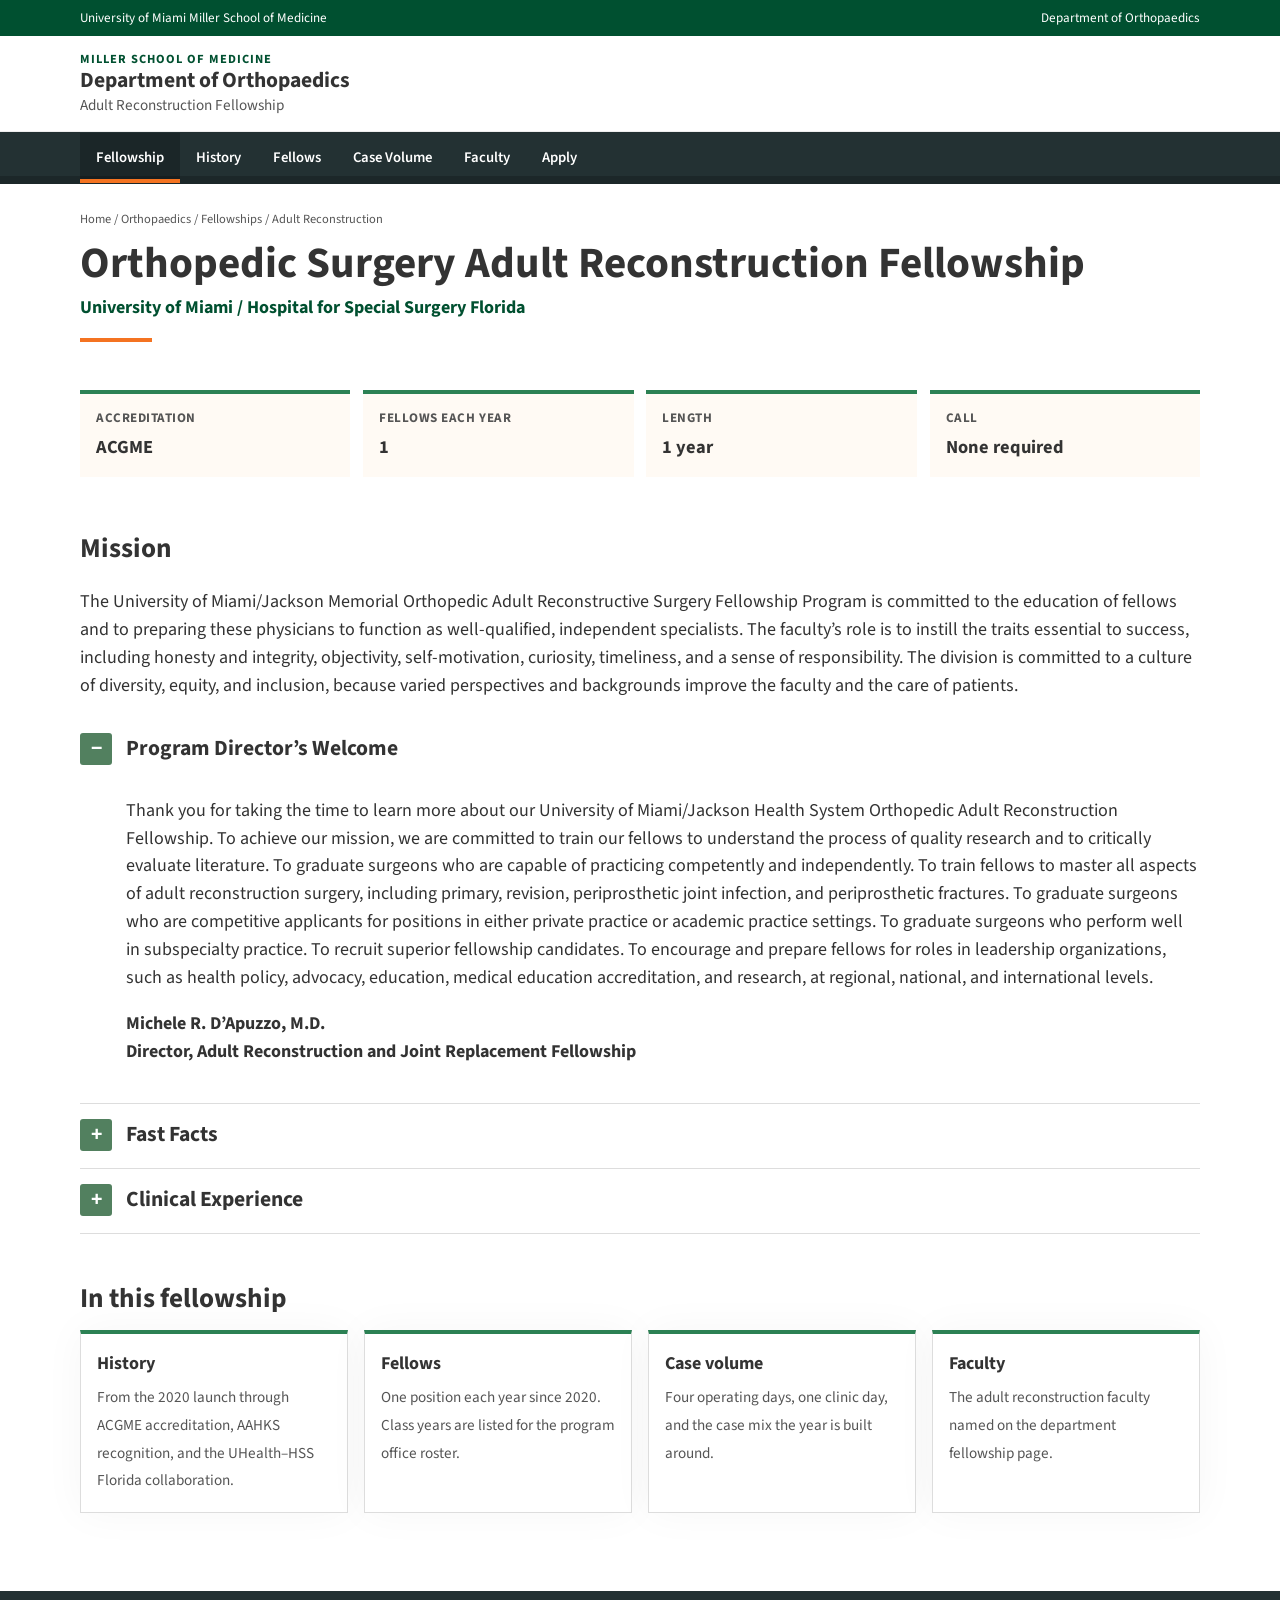
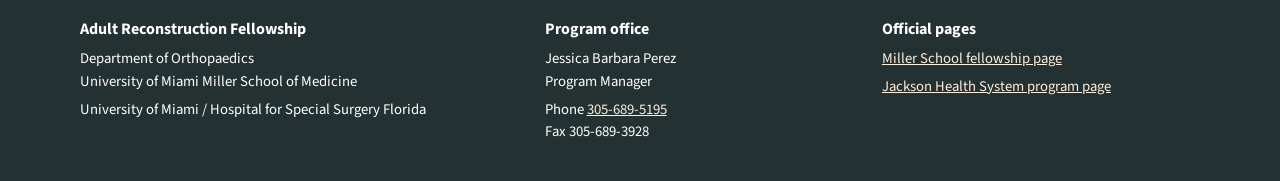
<file: index.html>
<!DOCTYPE html>
<html lang="en">
<head>
  <meta charset="utf-8">
  <meta name="viewport" content="width=device-width, initial-scale=1">
  <title>Adult Reconstruction Fellowship | Department of Orthopaedics</title>
  <meta name="description" content="University of Miami / Hospital for Special Surgery Florida Adult Reconstruction Fellowship. One-year ACGME-accredited training in hip and knee reconstruction.">
  <link rel="preconnect" href="https://fonts.googleapis.com">
  <link rel="preconnect" href="https://fonts.gstatic.com" crossorigin>
  <link href="https://fonts.googleapis.com/css2?family=Source+Sans+3:ital,wght@0,400;0,600;0,700;1,400&display=swap" rel="stylesheet">
  <link rel="stylesheet" href="css/site.css">
  <link rel="icon" href="favicon.svg" type="image/svg+xml">
</head>
<body>
  <a class="skip" href="#main">Skip to content</a>
  <div class="utility">
    <div class="wrap utility-inner">
      <span>University of Miami Miller School of Medicine</span>
      <a href="https://med.miami.edu/departments/ortho">Department of Orthopaedics</a>
    </div>
  </div>
  <header class="mast">
    <div class="wrap mast-inner">
      <a class="brand" href="index.html">
        <span class="brand-school">Miller School of Medicine</span>
        <span class="brand-dept">Department of Orthopaedics</span>
        <span class="brand-sub">Adult Reconstruction Fellowship</span>
      </a>
      <button class="nav-toggle" type="button" aria-expanded="false" aria-controls="site-nav">Menu</button>
    </div>
  </header>
  <nav class="nav" id="site-nav" aria-label="Fellowship">
    <div class="wrap nav-inner">
      <a href="index.html" aria-current="page">Fellowship</a>
      <a href="history.html">History</a>
      <a href="fellows.html">Fellows</a>
      <a href="volume.html">Case Volume</a>
      <a href="faculty.html">Faculty</a>
      <a href="apply.html">Apply</a>
    </div>
  </nav>
  <main id="main">
    <div class="wrap page-head">
      <p class="crumbs"><a href="https://med.miami.edu/">Home</a> / <a href="https://med.miami.edu/departments/ortho">Orthopaedics</a> / <a href="https://med.miami.edu/departments/ortho/education/fellowships">Fellowships</a> / Adult Reconstruction</p>
      <h1>Orthopedic Surgery Adult Reconstruction Fellowship</h1>
      <p class="kicker">University of Miami / Hospital for Special Surgery Florida</p>
      <hr class="rule">
    </div>
    <section class="section">
      <div class="wrap">
        <div class="facts">
          <div class="fact"><span>Accreditation</span><strong>ACGME</strong></div>
          <div class="fact"><span>Fellows each year</span><strong>1</strong></div>
          <div class="fact"><span>Length</span><strong>1 year</strong></div>
          <div class="fact"><span>Call</span><strong>None required</strong></div>
        </div>
      </div>
    </section>
    <section class="section">
      <div class="wrap">
        <h2>Mission</h2>
        <p>The University of Miami/Jackson Memorial Orthopedic Adult Reconstructive Surgery Fellowship Program is committed to the education of fellows and to preparing these physicians to function as well-qualified, independent specialists. The faculty’s role is to instill the traits essential to success, including honesty and integrity, objectivity, self-motivation, curiosity, timeliness, and a sense of responsibility. The division is committed to a culture of diversity, equity, and inclusion, because varied perspectives and backgrounds improve the faculty and the care of patients.</p>
        <ul class="accordion">
          <li class="accordion-item">
            <h2>
              <button class="accordion-button" type="button" aria-expanded="true" aria-controls="welcome" id="welcome-button">
                <span class="icon" aria-hidden="true"><span class="plus">+</span><span class="minus">−</span></span>
                Program Director’s Welcome
              </button>
            </h2>
            <div class="panel" id="welcome" role="region" aria-labelledby="welcome-button">
              <p>Thank you for taking the time to learn more about our University of Miami/Jackson Health System Orthopedic Adult Reconstruction Fellowship. To achieve our mission, we are committed to train our fellows to understand the process of quality research and to critically evaluate literature. To graduate surgeons who are capable of practicing competently and independently. To train fellows to master all aspects of adult reconstruction surgery, including primary, revision, periprosthetic joint infection, and periprosthetic fractures. To graduate surgeons who are competitive applicants for positions in either private practice or academic practice settings. To graduate surgeons who perform well in subspecialty practice. To recruit superior fellowship candidates. To encourage and prepare fellows for roles in leadership organizations, such as health policy, advocacy, education, medical education accreditation, and research, at regional, national, and international levels.</p>
              <p class="sign">Michele R. D’Apuzzo, M.D.<br>Director, Adult Reconstruction and Joint Replacement Fellowship</p>
            </div>
          </li>
          <li class="accordion-item">
            <h2>
              <button class="accordion-button" type="button" aria-expanded="false" aria-controls="facts-panel" id="facts-button">
                <span class="icon" aria-hidden="true"><span class="plus">+</span><span class="minus">−</span></span>
                Fast Facts
              </button>
            </h2>
            <div class="panel" id="facts-panel" role="region" aria-labelledby="facts-button" hidden>
              <ul>
                <li>Accreditation: Accreditation Council for Graduate Medical Education. Program 2611126040.</li>
                <li>Recognition: American Association of Hip and Knee Surgeons, approved June 25, 2024, and listed among AAHKS-recognized programs as of January 12, 2026.</li>
                <li>Number of fellows per year: 1.</li>
                <li>Duration: 1 year, devoted to adult reconstruction of the hip and knee.</li>
                <li>Call: none required.</li>
                <li>Applications: <a href="https://www.sfmatch.org/">SF Match</a>. Interviews are conducted between November and January.</li>
              </ul>
            </div>
          </li>
          <li class="accordion-item">
            <h2>
              <button class="accordion-button" type="button" aria-expanded="false" aria-controls="clinical" id="clinical-button">
                <span class="icon" aria-hidden="true"><span class="plus">+</span><span class="minus">−</span></span>
                Clinical Experience
              </button>
            </h2>
            <div class="panel" id="clinical" role="region" aria-labelledby="clinical-button" hidden>
              <h3>Year 1</h3>
              <p>The fellowship is a one-year clinical training program. The year is dedicated to adult reconstruction surgery of the hip and knee. Published rotations are at University of Miami Hospital and Jackson Memorial Hospital. The division operates five days a week. Cases include primary and revision arthroplasty and the pathologies seen in a referral practice: arthritis, avascular necrosis, dysplasia, infection, and periprosthetic fracture. Fellows typically operate four days a week and spend one day in clinic.</p>
              <p>The fellow teaches residents in clinic and in the operating room. Orthopaedic surgery residents rotate on the adult reconstruction service as a PGY-2, PGY-4, and PGY-5. Medical students rotate on the service as well.</p>
              <p>Department faculty also practice in the UHealth–Hospital for Special Surgery musculoskeletal program at UHealth SoLé Mia in North Miami. That collaboration is described on the <a href="history.html">history</a> page. The Miller School and Jackson Health System pages list University of Miami Hospital and Jackson Memorial Hospital as the fellowship rotations.</p>
            </div>
          </li>
        </ul>
      </div>
    </section>
    <section class="section">
      <div class="wrap">
        <h2>In this fellowship</h2>
        <div class="cards">
          <a class="card" href="history.html"><strong>History</strong><span>From the 2020 launch through ACGME accreditation, AAHKS recognition, and the UHealth–HSS Florida collaboration.</span></a>
          <a class="card" href="fellows.html"><strong>Fellows</strong><span>One position each year since 2020. Class years are listed for the program office roster.</span></a>
          <a class="card" href="volume.html"><strong>Case volume</strong><span>Four operating days, one clinic day, and the case mix the year is built around.</span></a>
          <a class="card" href="faculty.html"><strong>Faculty</strong><span>The adult reconstruction faculty named on the department fellowship page.</span></a>
        </div>
      </div>
    </section>
  </main>
  <footer class="site-footer">
    <div class="wrap footer-grid">
      <div>
        <h2>Adult Reconstruction Fellowship</h2>
        <p>Department of Orthopaedics<br>University of Miami Miller School of Medicine</p>
        <p>University of Miami / Hospital for Special Surgery Florida</p>
      </div>
      <div>
        <h2>Program office</h2>
        <p>Jessica Barbara Perez<br>Program Manager</p>
        <p>Phone <a href="tel:3056895195">305-689-5195</a><br>Fax 305-689-3928</p>
      </div>
      <div>
        <h2>Official pages</h2>
        <p><a href="https://med.miami.edu/departments/ortho/education/fellowships/orthopedic-surgery-adult-reconstruction-fellowship">Miller School fellowship page</a></p>
        <p><a href="https://graduate.jacksonhealth.org/program/orthopedic-surgery-adult-reconstruction-fellowship/">Jackson Health System program page</a></p>
      </div>
    </div>
  </footer>
  <script src="js/site.js"></script>
</body>
</html>
</file>
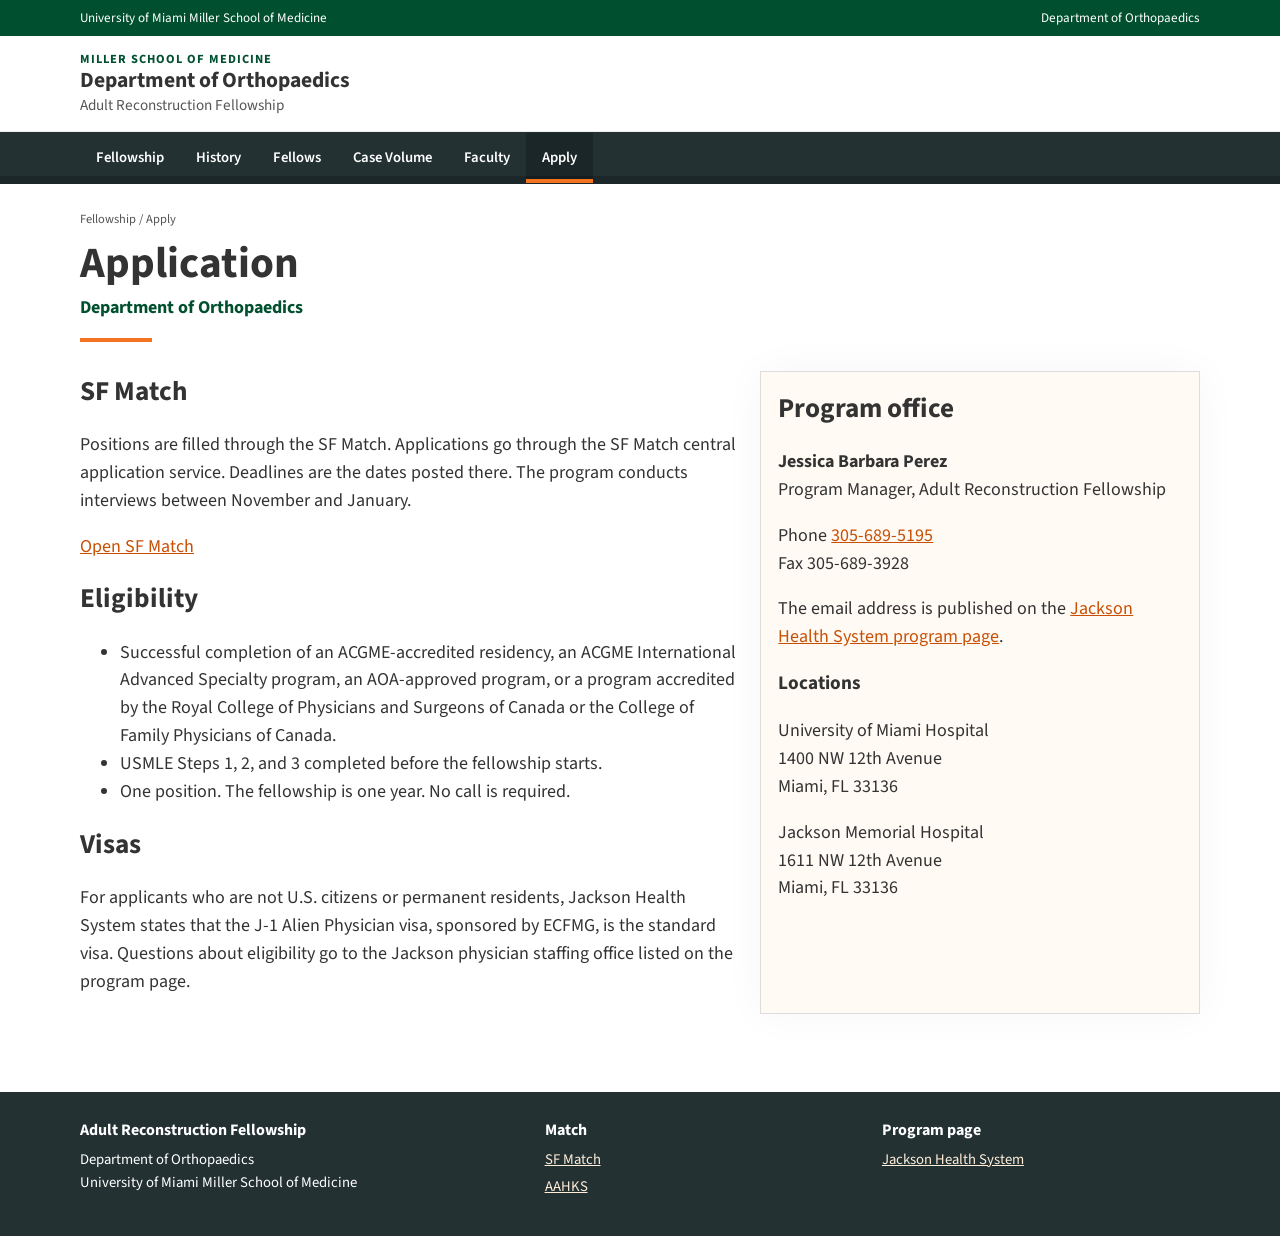
<file: apply.html>
<!DOCTYPE html>
<html lang="en">
<head>
  <meta charset="utf-8">
  <meta name="viewport" content="width=device-width, initial-scale=1">
  <title>Apply | Adult Reconstruction Fellowship</title>
  <meta name="description" content="How to apply to the University of Miami Adult Reconstruction Fellowship through SF Match.">
  <link rel="preconnect" href="https://fonts.googleapis.com">
  <link rel="preconnect" href="https://fonts.gstatic.com" crossorigin>
  <link href="https://fonts.googleapis.com/css2?family=Source+Sans+3:ital,wght@0,400;0,600;0,700;1,400&display=swap" rel="stylesheet">
  <link rel="stylesheet" href="css/site.css">
  <link rel="icon" href="favicon.svg" type="image/svg+xml">
</head>
<body>
  <a class="skip" href="#main">Skip to content</a>
  <div class="utility">
    <div class="wrap utility-inner">
      <span>University of Miami Miller School of Medicine</span>
      <a href="https://med.miami.edu/departments/ortho">Department of Orthopaedics</a>
    </div>
  </div>
  <header class="mast">
    <div class="wrap mast-inner">
      <a class="brand" href="index.html">
        <span class="brand-school">Miller School of Medicine</span>
        <span class="brand-dept">Department of Orthopaedics</span>
        <span class="brand-sub">Adult Reconstruction Fellowship</span>
      </a>
      <button class="nav-toggle" type="button" aria-expanded="false" aria-controls="site-nav">Menu</button>
    </div>
  </header>
  <nav class="nav" id="site-nav" aria-label="Fellowship">
    <div class="wrap nav-inner">
      <a href="index.html">Fellowship</a>
      <a href="history.html">History</a>
      <a href="fellows.html">Fellows</a>
      <a href="volume.html">Case Volume</a>
      <a href="faculty.html">Faculty</a>
      <a href="apply.html" aria-current="page">Apply</a>
    </div>
  </nav>
  <main id="main">
    <div class="wrap page-head">
      <p class="crumbs"><a href="index.html">Fellowship</a> / Apply</p>
      <h1>Application</h1>
      <p class="kicker">Department of Orthopaedics</p>
      <hr class="rule">
    </div>
    <section class="section">
      <div class="wrap split">
        <div>
          <h2>SF Match</h2>
          <p>Positions are filled through the SF Match. Applications go through the SF Match central application service. Deadlines are the dates posted there. The program conducts interviews between November and January.</p>
          <p><a href="https://www.sfmatch.org/">Open SF Match</a></p>
          <h2>Eligibility</h2>
          <ul>
            <li>Successful completion of an ACGME-accredited residency, an ACGME International Advanced Specialty program, an AOA-approved program, or a program accredited by the Royal College of Physicians and Surgeons of Canada or the College of Family Physicians of Canada.</li>
            <li>USMLE Steps 1, 2, and 3 completed before the fellowship starts.</li>
            <li>One position. The fellowship is one year. No call is required.</li>
          </ul>
          <h2>Visas</h2>
          <p>For applicants who are not U.S. citizens or permanent residents, Jackson Health System states that the J-1 Alien Physician visa, sponsored by ECFMG, is the standard visa. Questions about eligibility go to the Jackson physician staffing office listed on the program page.</p>
        </div>
        <aside class="panel-card">
          <h2>Program office</h2>
          <p><strong>Jessica Barbara Perez</strong><br>Program Manager, Adult Reconstruction Fellowship</p>
          <p>Phone <a href="tel:3056895195">305-689-5195</a><br>Fax 305-689-3928</p>
          <p>The email address is published on the <a href="https://graduate.jacksonhealth.org/program/orthopedic-surgery-adult-reconstruction-fellowship/">Jackson Health System program page</a>.</p>
          <h3>Locations</h3>
          <p>University of Miami Hospital<br>1400 NW 12th Avenue<br>Miami, FL 33136</p>
          <p>Jackson Memorial Hospital<br>1611 NW 12th Avenue<br>Miami, FL 33136</p>
        </aside>
      </div>
    </section>
  </main>
  <footer class="site-footer">
    <div class="wrap footer-grid">
      <div>
        <h2>Adult Reconstruction Fellowship</h2>
        <p>Department of Orthopaedics<br>University of Miami Miller School of Medicine</p>
      </div>
      <div>
        <h2>Match</h2>
        <p><a href="https://www.sfmatch.org/">SF Match</a></p>
        <p><a href="https://www.aahks.org/">AAHKS</a></p>
      </div>
      <div>
        <h2>Program page</h2>
        <p><a href="https://graduate.jacksonhealth.org/program/orthopedic-surgery-adult-reconstruction-fellowship/">Jackson Health System</a></p>
      </div>
    </div>
  </footer>
  <script src="js/site.js"></script>
</body>
</html>
</file>
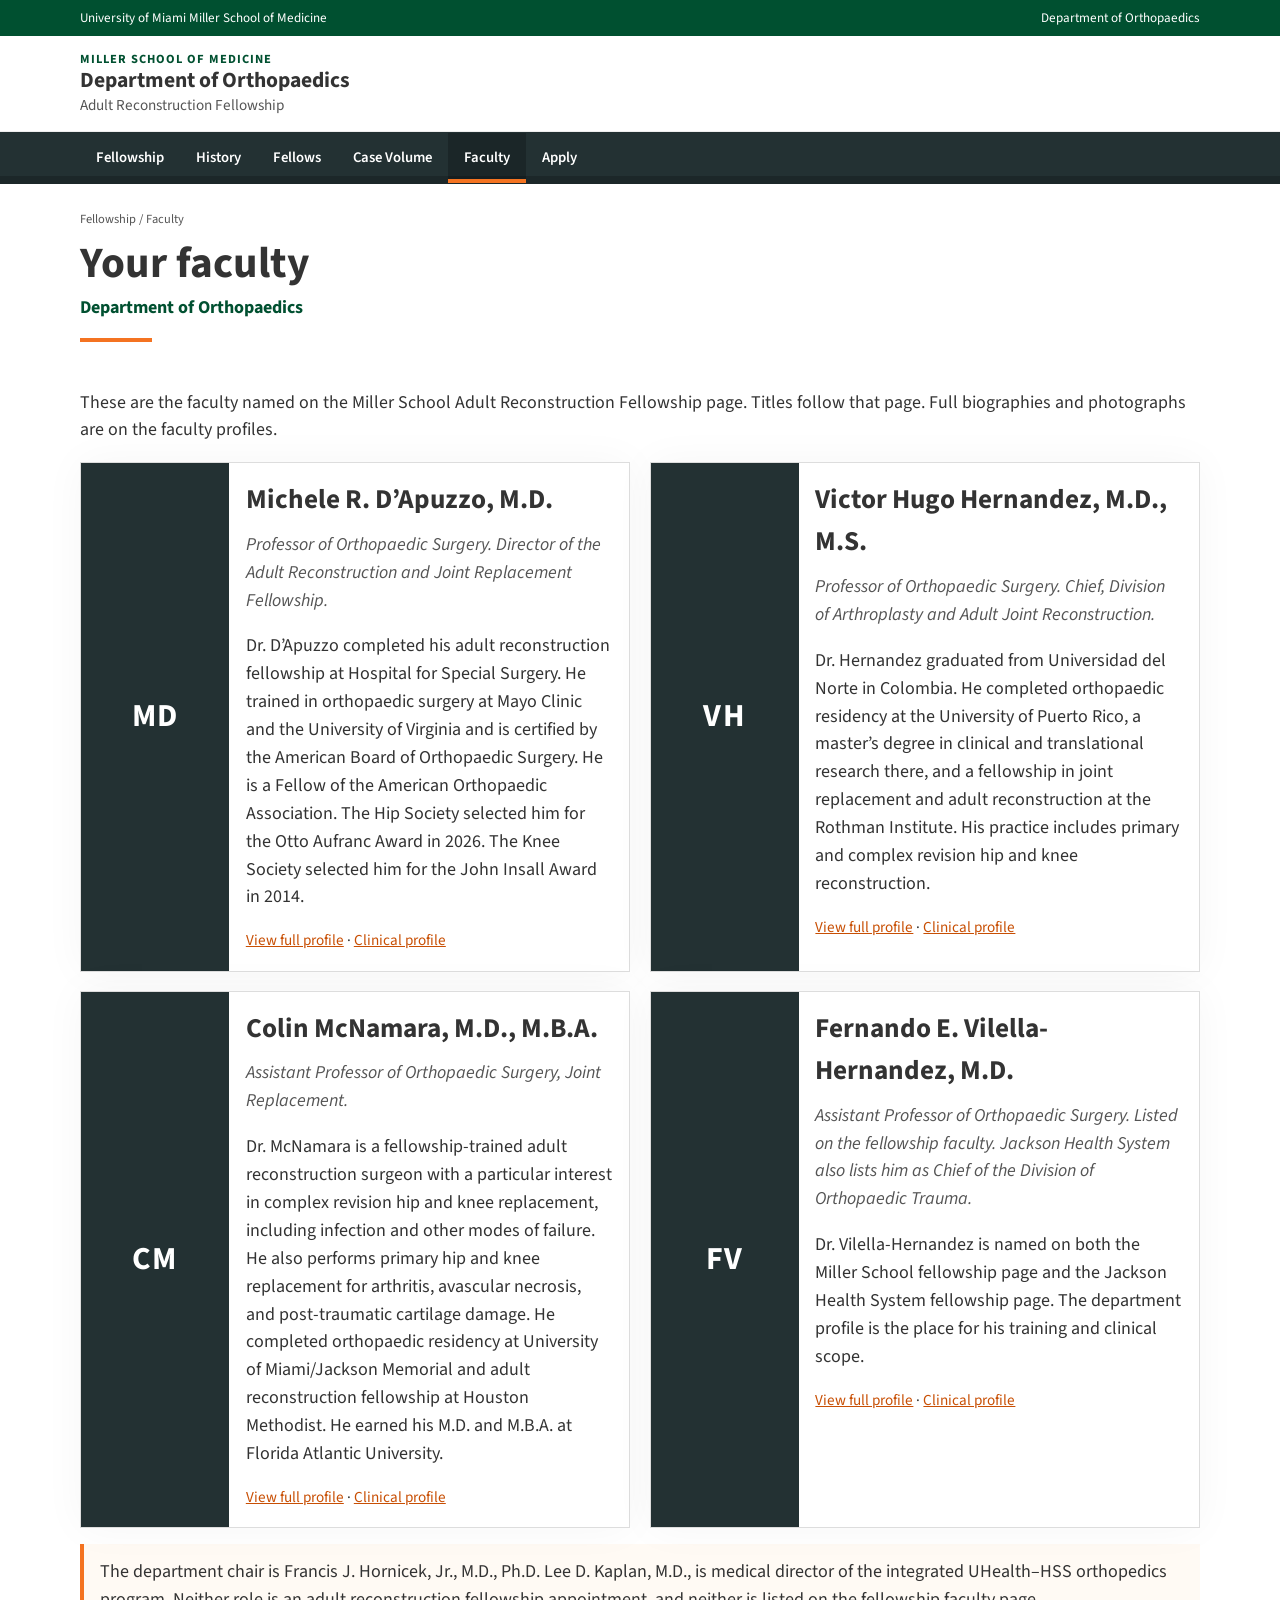
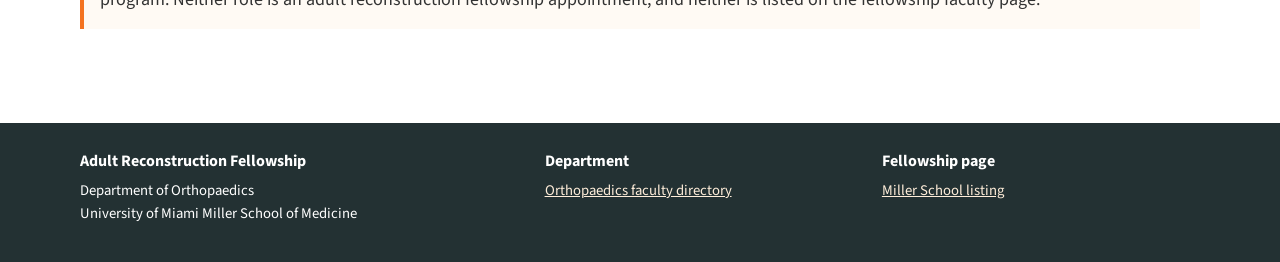
<file: faculty.html>
<!DOCTYPE html>
<html lang="en">
<head>
  <meta charset="utf-8">
  <meta name="viewport" content="width=device-width, initial-scale=1">
  <title>Faculty | Adult Reconstruction Fellowship</title>
  <meta name="description" content="Faculty of the University of Miami Adult Reconstruction Fellowship.">
  <link rel="preconnect" href="https://fonts.googleapis.com">
  <link rel="preconnect" href="https://fonts.gstatic.com" crossorigin>
  <link href="https://fonts.googleapis.com/css2?family=Source+Sans+3:ital,wght@0,400;0,600;0,700;1,400&display=swap" rel="stylesheet">
  <link rel="stylesheet" href="css/site.css">
  <link rel="icon" href="favicon.svg" type="image/svg+xml">
</head>
<body>
  <a class="skip" href="#main">Skip to content</a>
  <div class="utility">
    <div class="wrap utility-inner">
      <span>University of Miami Miller School of Medicine</span>
      <a href="https://med.miami.edu/departments/ortho">Department of Orthopaedics</a>
    </div>
  </div>
  <header class="mast">
    <div class="wrap mast-inner">
      <a class="brand" href="index.html">
        <span class="brand-school">Miller School of Medicine</span>
        <span class="brand-dept">Department of Orthopaedics</span>
        <span class="brand-sub">Adult Reconstruction Fellowship</span>
      </a>
      <button class="nav-toggle" type="button" aria-expanded="false" aria-controls="site-nav">Menu</button>
    </div>
  </header>
  <nav class="nav" id="site-nav" aria-label="Fellowship">
    <div class="wrap nav-inner">
      <a href="index.html">Fellowship</a>
      <a href="history.html">History</a>
      <a href="fellows.html">Fellows</a>
      <a href="volume.html">Case Volume</a>
      <a href="faculty.html" aria-current="page">Faculty</a>
      <a href="apply.html">Apply</a>
    </div>
  </nav>
  <main id="main">
    <div class="wrap page-head">
      <p class="crumbs"><a href="index.html">Fellowship</a> / Faculty</p>
      <h1>Your faculty</h1>
      <p class="kicker">Department of Orthopaedics</p>
      <hr class="rule">
    </div>
    <section class="section">
      <div class="wrap">
        <p class="lead">These are the faculty named on the Miller School Adult Reconstruction Fellowship page. Titles follow that page. Full biographies and photographs are on the faculty profiles.</p>
        <div class="people">
          <article class="person">
            <div class="monogram" aria-hidden="true">MD</div>
            <div class="person-body">
              <h2>Michele R. D’Apuzzo, M.D.</h2>
              <p class="role">Professor of Orthopaedic Surgery. Director of the Adult Reconstruction and Joint Replacement Fellowship.</p>
              <p>Dr. D’Apuzzo completed his adult reconstruction fellowship at Hospital for Special Surgery. He trained in orthopaedic surgery at Mayo Clinic and the University of Virginia and is certified by the American Board of Orthopaedic Surgery. He is a Fellow of the American Orthopaedic Association. The Hip Society selected him for the Otto Aufranc Award in 2026. The Knee Society selected him for the John Insall Award in 2014.</p>
              <p class="links"><a href="https://med.miami.edu/faculty/michele-r-dapuzzo-md">View full profile</a> · <a href="https://doctors.umiamihealth.org/provider/Michele+Raul+D'Apuzzo/1335270">Clinical profile</a></p>
            </div>
          </article>
          <article class="person">
            <div class="monogram" aria-hidden="true">VH</div>
            <div class="person-body">
              <h2>Victor Hugo Hernandez, M.D., M.S.</h2>
              <p class="role">Professor of Orthopaedic Surgery. Chief, Division of Arthroplasty and Adult Joint Reconstruction.</p>
              <p>Dr. Hernandez graduated from Universidad del Norte in Colombia. He completed orthopaedic residency at the University of Puerto Rico, a master’s degree in clinical and translational research there, and a fellowship in joint replacement and adult reconstruction at the Rothman Institute. His practice includes primary and complex revision hip and knee reconstruction.</p>
              <p class="links"><a href="https://med.miami.edu/faculty/victor-hugo-hernandez-md-ms">View full profile</a> · <a href="https://doctors.umiamihealth.org/provider/Victor+Hugo+Hernandez/525364">Clinical profile</a></p>
            </div>
          </article>
          <article class="person">
            <div class="monogram" aria-hidden="true">CM</div>
            <div class="person-body">
              <h2>Colin McNamara, M.D., M.B.A.</h2>
              <p class="role">Assistant Professor of Orthopaedic Surgery, Joint Replacement.</p>
              <p>Dr. McNamara is a fellowship-trained adult reconstruction surgeon with a particular interest in complex revision hip and knee replacement, including infection and other modes of failure. He also performs primary hip and knee replacement for arthritis, avascular necrosis, and post-traumatic cartilage damage. He completed orthopaedic residency at University of Miami/Jackson Memorial and adult reconstruction fellowship at Houston Methodist. He earned his M.D. and M.B.A. at Florida Atlantic University.</p>
              <p class="links"><a href="https://med.miami.edu/faculty/colin--mcnamara">View full profile</a> · <a href="https://doctors.umiamihealth.org/provider/Colin+McNamara/2673791">Clinical profile</a></p>
            </div>
          </article>
          <article class="person">
            <div class="monogram" aria-hidden="true">FV</div>
            <div class="person-body">
              <h2>Fernando E. Vilella-Hernandez, M.D.</h2>
              <p class="role">Assistant Professor of Orthopaedic Surgery. Listed on the fellowship faculty. Jackson Health System also lists him as Chief of the Division of Orthopaedic Trauma.</p>
              <p>Dr. Vilella-Hernandez is named on both the Miller School fellowship page and the Jackson Health System fellowship page. The department profile is the place for his training and clinical scope.</p>
              <p class="links"><a href="https://med.miami.edu/faculty/fernando-e-vilellahernandez-md">View full profile</a> · <a href="https://doctors.umiamihealth.org/provider/Fernando+E+Vilella-Hernandez/525243">Clinical profile</a></p>
            </div>
          </article>
        </div>
        <div class="note">The department chair is Francis J. Hornicek, Jr., M.D., Ph.D. Lee D. Kaplan, M.D., is medical director of the integrated UHealth–HSS orthopedics program. Neither role is an adult reconstruction fellowship appointment, and neither is listed on the fellowship faculty page.</div>
      </div>
    </section>
  </main>
  <footer class="site-footer">
    <div class="wrap footer-grid">
      <div>
        <h2>Adult Reconstruction Fellowship</h2>
        <p>Department of Orthopaedics<br>University of Miami Miller School of Medicine</p>
      </div>
      <div>
        <h2>Department</h2>
        <p><a href="https://med.miami.edu/departments/ortho/about-us/faculty">Orthopaedics faculty directory</a></p>
      </div>
      <div>
        <h2>Fellowship page</h2>
        <p><a href="https://med.miami.edu/departments/ortho/education/fellowships/orthopedic-surgery-adult-reconstruction-fellowship">Miller School listing</a></p>
      </div>
    </div>
  </footer>
  <script src="js/site.js"></script>
</body>
</html>
</file>
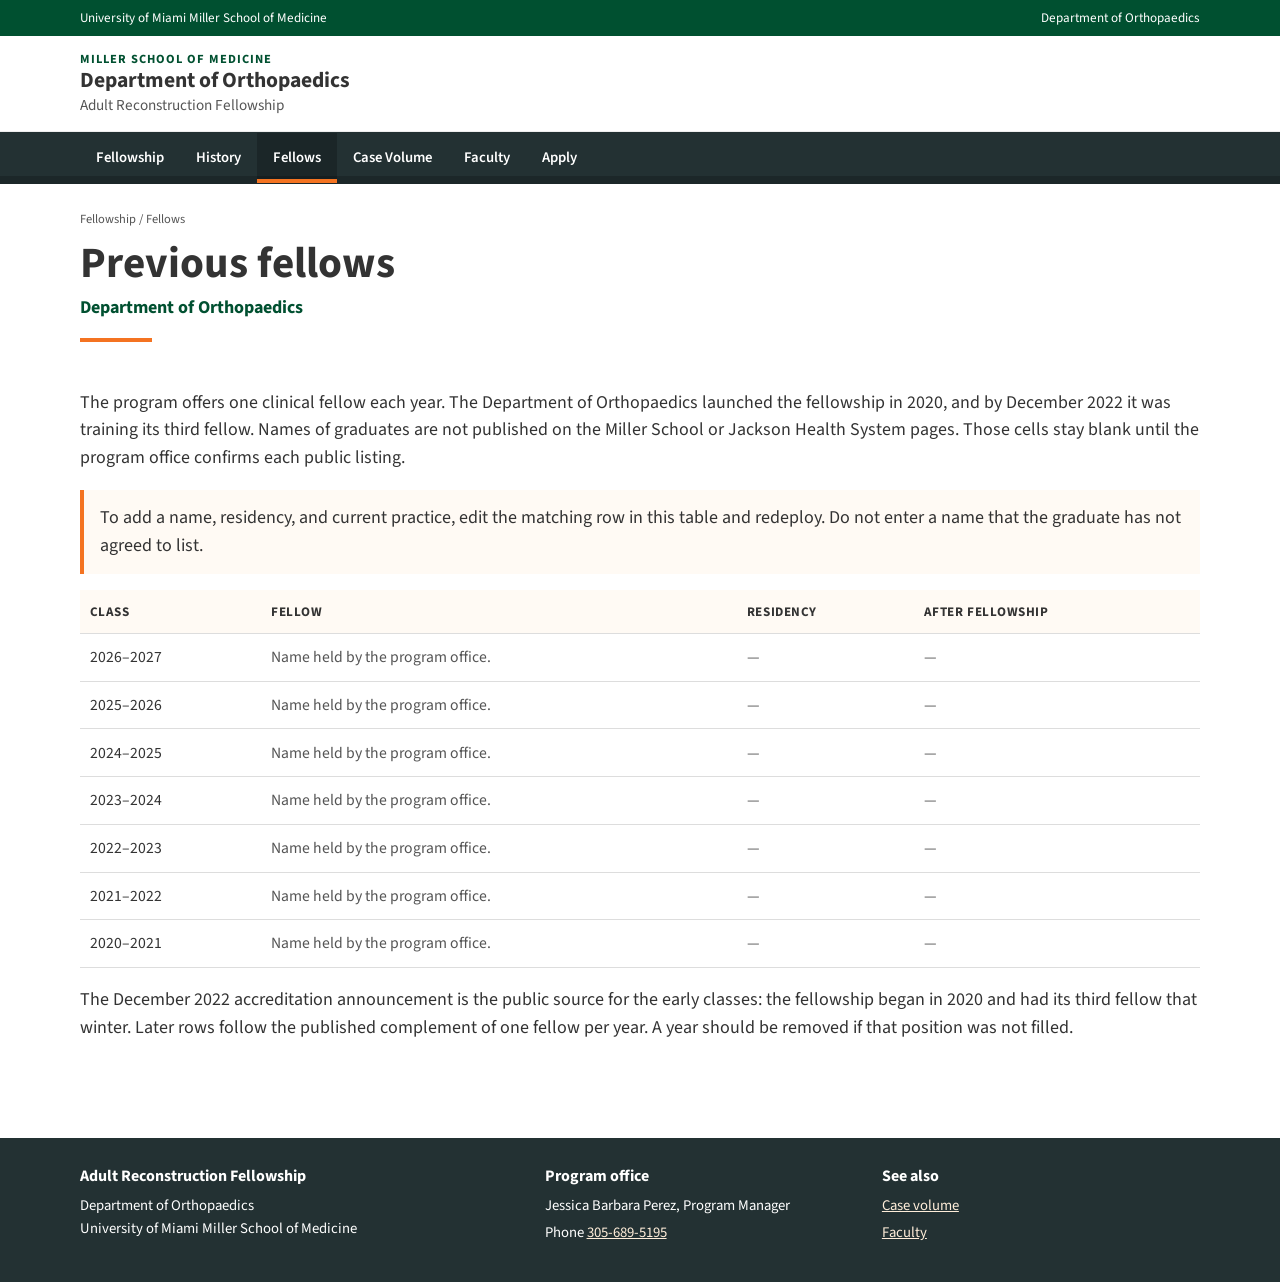
<file: fellows.html>
<!DOCTYPE html>
<html lang="en">
<head>
  <meta charset="utf-8">
  <meta name="viewport" content="width=device-width, initial-scale=1">
  <title>Fellows | Adult Reconstruction Fellowship</title>
  <meta name="description" content="Class years of the University of Miami Adult Reconstruction Fellowship since the 2020 launch.">
  <link rel="preconnect" href="https://fonts.googleapis.com">
  <link rel="preconnect" href="https://fonts.gstatic.com" crossorigin>
  <link href="https://fonts.googleapis.com/css2?family=Source+Sans+3:ital,wght@0,400;0,600;0,700;1,400&display=swap" rel="stylesheet">
  <link rel="stylesheet" href="css/site.css">
  <link rel="icon" href="favicon.svg" type="image/svg+xml">
</head>
<body>
  <a class="skip" href="#main">Skip to content</a>
  <div class="utility">
    <div class="wrap utility-inner">
      <span>University of Miami Miller School of Medicine</span>
      <a href="https://med.miami.edu/departments/ortho">Department of Orthopaedics</a>
    </div>
  </div>
  <header class="mast">
    <div class="wrap mast-inner">
      <a class="brand" href="index.html">
        <span class="brand-school">Miller School of Medicine</span>
        <span class="brand-dept">Department of Orthopaedics</span>
        <span class="brand-sub">Adult Reconstruction Fellowship</span>
      </a>
      <button class="nav-toggle" type="button" aria-expanded="false" aria-controls="site-nav">Menu</button>
    </div>
  </header>
  <nav class="nav" id="site-nav" aria-label="Fellowship">
    <div class="wrap nav-inner">
      <a href="index.html">Fellowship</a>
      <a href="history.html">History</a>
      <a href="fellows.html" aria-current="page">Fellows</a>
      <a href="volume.html">Case Volume</a>
      <a href="faculty.html">Faculty</a>
      <a href="apply.html">Apply</a>
    </div>
  </nav>
  <main id="main">
    <div class="wrap page-head">
      <p class="crumbs"><a href="index.html">Fellowship</a> / Fellows</p>
      <h1>Previous fellows</h1>
      <p class="kicker">Department of Orthopaedics</p>
      <hr class="rule">
    </div>
    <section class="section">
      <div class="wrap">
        <p class="lead">The program offers one clinical fellow each year. The Department of Orthopaedics launched the fellowship in 2020, and by December 2022 it was training its third fellow. Names of graduates are not published on the Miller School or Jackson Health System pages. Those cells stay blank until the program office confirms each public listing.</p>
        <div class="note">To add a name, residency, and current practice, edit the matching row in this table and redeploy. Do not enter a name that the graduate has not agreed to list.</div>
        <table>
          <thead>
            <tr>
              <th>Class</th>
              <th>Fellow</th>
              <th>Residency</th>
              <th>After fellowship</th>
            </tr>
          </thead>
          <tbody>
            <tr>
              <td>2026–2027</td>
              <td class="pending">Name held by the program office.</td>
              <td class="pending">—</td>
              <td class="pending">—</td>
            </tr>
            <tr>
              <td>2025–2026</td>
              <td class="pending">Name held by the program office.</td>
              <td class="pending">—</td>
              <td class="pending">—</td>
            </tr>
            <tr>
              <td>2024–2025</td>
              <td class="pending">Name held by the program office.</td>
              <td class="pending">—</td>
              <td class="pending">—</td>
            </tr>
            <tr>
              <td>2023–2024</td>
              <td class="pending">Name held by the program office.</td>
              <td class="pending">—</td>
              <td class="pending">—</td>
            </tr>
            <tr>
              <td>2022–2023</td>
              <td class="pending">Name held by the program office.</td>
              <td class="pending">—</td>
              <td class="pending">—</td>
            </tr>
            <tr>
              <td>2021–2022</td>
              <td class="pending">Name held by the program office.</td>
              <td class="pending">—</td>
              <td class="pending">—</td>
            </tr>
            <tr>
              <td>2020–2021</td>
              <td class="pending">Name held by the program office.</td>
              <td class="pending">—</td>
              <td class="pending">—</td>
            </tr>
          </tbody>
        </table>
        <p>The December 2022 accreditation announcement is the public source for the early classes: the fellowship began in 2020 and had its third fellow that winter. Later rows follow the published complement of one fellow per year. A year should be removed if that position was not filled.</p>
      </div>
    </section>
  </main>
  <footer class="site-footer">
    <div class="wrap footer-grid">
      <div>
        <h2>Adult Reconstruction Fellowship</h2>
        <p>Department of Orthopaedics<br>University of Miami Miller School of Medicine</p>
      </div>
      <div>
        <h2>Program office</h2>
        <p>Jessica Barbara Perez, Program Manager</p>
        <p>Phone <a href="tel:3056895195">305-689-5195</a></p>
      </div>
      <div>
        <h2>See also</h2>
        <p><a href="volume.html">Case volume</a></p>
        <p><a href="faculty.html">Faculty</a></p>
      </div>
    </div>
  </footer>
  <script src="js/site.js"></script>
</body>
</html>
</file>
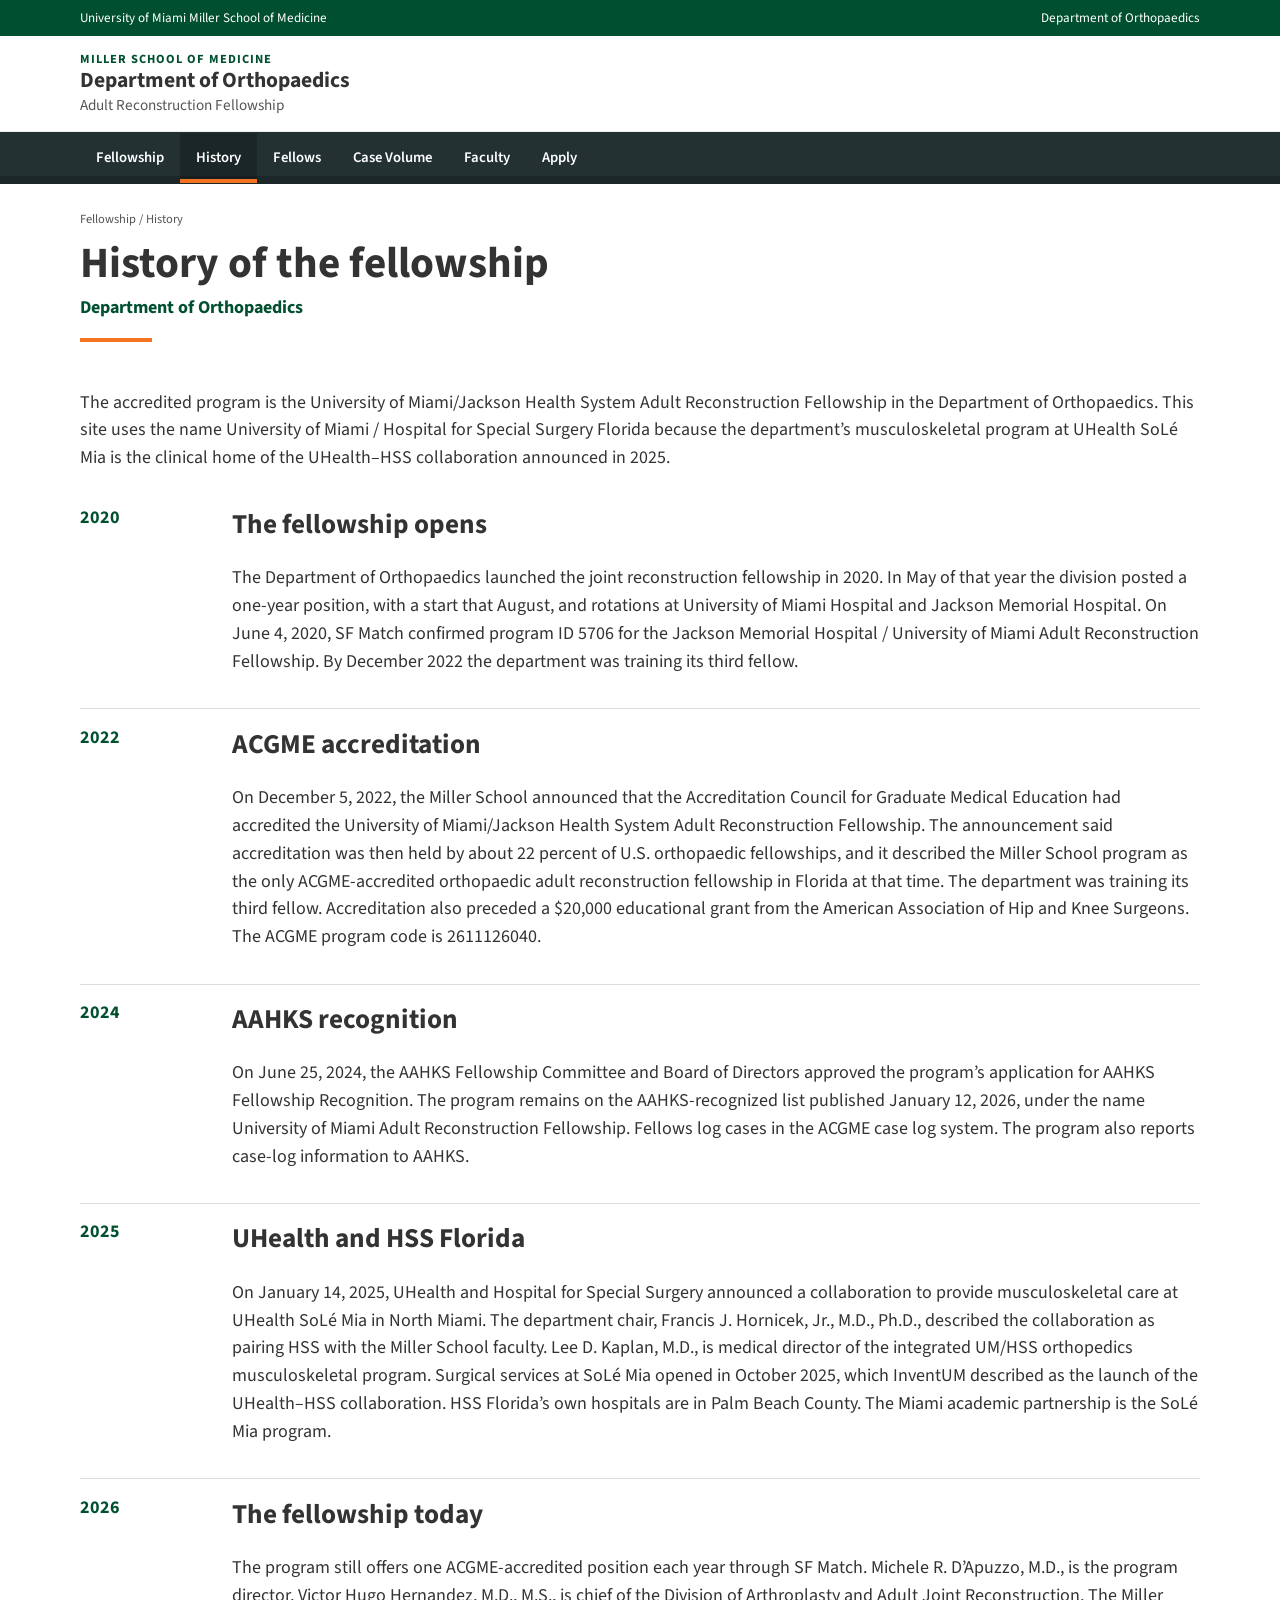
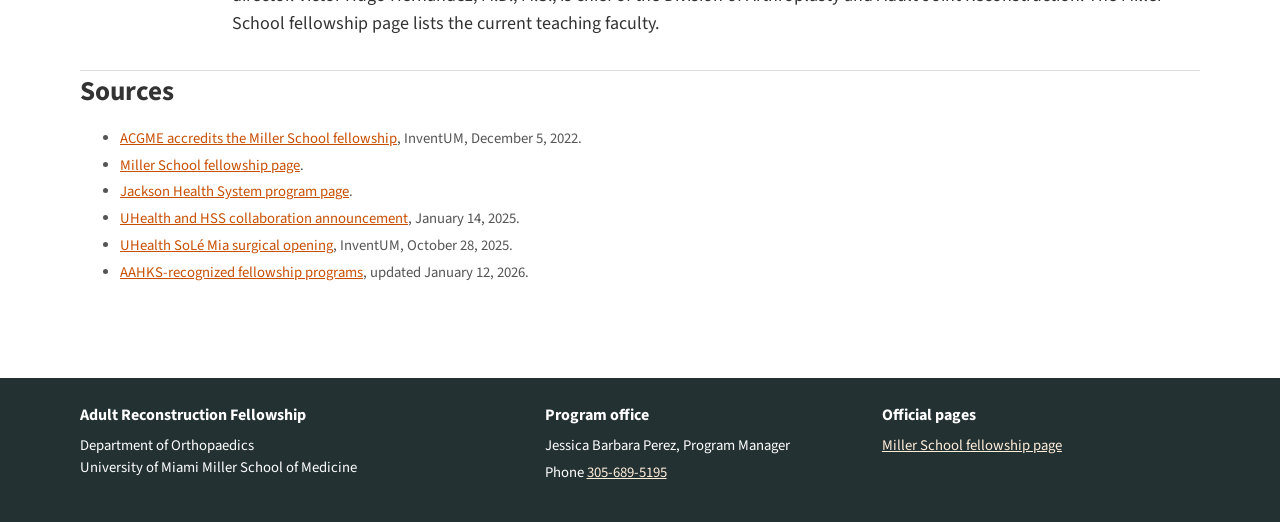
<file: history.html>
<!DOCTYPE html>
<html lang="en">
<head>
  <meta charset="utf-8">
  <meta name="viewport" content="width=device-width, initial-scale=1">
  <title>History | Adult Reconstruction Fellowship</title>
  <meta name="description" content="History of the University of Miami / Hospital for Special Surgery Florida Adult Reconstruction Fellowship, from its 2020 launch through ACGME accreditation and the UHealth–HSS collaboration.">
  <link rel="preconnect" href="https://fonts.googleapis.com">
  <link rel="preconnect" href="https://fonts.gstatic.com" crossorigin>
  <link href="https://fonts.googleapis.com/css2?family=Source+Sans+3:ital,wght@0,400;0,600;0,700;1,400&display=swap" rel="stylesheet">
  <link rel="stylesheet" href="css/site.css">
  <link rel="icon" href="favicon.svg" type="image/svg+xml">
</head>
<body>
  <a class="skip" href="#main">Skip to content</a>
  <div class="utility">
    <div class="wrap utility-inner">
      <span>University of Miami Miller School of Medicine</span>
      <a href="https://med.miami.edu/departments/ortho">Department of Orthopaedics</a>
    </div>
  </div>
  <header class="mast">
    <div class="wrap mast-inner">
      <a class="brand" href="index.html">
        <span class="brand-school">Miller School of Medicine</span>
        <span class="brand-dept">Department of Orthopaedics</span>
        <span class="brand-sub">Adult Reconstruction Fellowship</span>
      </a>
      <button class="nav-toggle" type="button" aria-expanded="false" aria-controls="site-nav">Menu</button>
    </div>
  </header>
  <nav class="nav" id="site-nav" aria-label="Fellowship">
    <div class="wrap nav-inner">
      <a href="index.html">Fellowship</a>
      <a href="history.html" aria-current="page">History</a>
      <a href="fellows.html">Fellows</a>
      <a href="volume.html">Case Volume</a>
      <a href="faculty.html">Faculty</a>
      <a href="apply.html">Apply</a>
    </div>
  </nav>
  <main id="main">
    <div class="wrap page-head">
      <p class="crumbs"><a href="index.html">Fellowship</a> / History</p>
      <h1>History of the fellowship</h1>
      <p class="kicker">Department of Orthopaedics</p>
      <hr class="rule">
    </div>
    <section class="section">
      <div class="wrap">
        <p class="lead">The accredited program is the University of Miami/Jackson Health System Adult Reconstruction Fellowship in the Department of Orthopaedics. This site uses the name University of Miami / Hospital for Special Surgery Florida because the department’s musculoskeletal program at UHealth SoLé Mia is the clinical home of the UHealth–HSS collaboration announced in 2025.</p>
        <ol class="timeline">
          <li>
            <div class="when">2020</div>
            <div>
              <h2>The fellowship opens</h2>
              <p>The Department of Orthopaedics launched the joint reconstruction fellowship in 2020. In May of that year the division posted a one-year position, with a start that August, and rotations at University of Miami Hospital and Jackson Memorial Hospital. On June 4, 2020, SF Match confirmed program ID 5706 for the Jackson Memorial Hospital / University of Miami Adult Reconstruction Fellowship. By December 2022 the department was training its third fellow.</p>
            </div>
          </li>
          <li>
            <div class="when">2022</div>
            <div>
              <h2>ACGME accreditation</h2>
              <p>On December 5, 2022, the Miller School announced that the Accreditation Council for Graduate Medical Education had accredited the University of Miami/Jackson Health System Adult Reconstruction Fellowship. The announcement said accreditation was then held by about 22 percent of U.S. orthopaedic fellowships, and it described the Miller School program as the only ACGME-accredited orthopaedic adult reconstruction fellowship in Florida at that time. The department was training its third fellow. Accreditation also preceded a $20,000 educational grant from the American Association of Hip and Knee Surgeons. The ACGME program code is 2611126040.</p>
            </div>
          </li>
          <li>
            <div class="when">2024</div>
            <div>
              <h2>AAHKS recognition</h2>
              <p>On June 25, 2024, the AAHKS Fellowship Committee and Board of Directors approved the program’s application for AAHKS Fellowship Recognition. The program remains on the AAHKS-recognized list published January 12, 2026, under the name University of Miami Adult Reconstruction Fellowship. Fellows log cases in the ACGME case log system. The program also reports case-log information to AAHKS.</p>
            </div>
          </li>
          <li>
            <div class="when">2025</div>
            <div>
              <h2>UHealth and HSS Florida</h2>
              <p>On January 14, 2025, UHealth and Hospital for Special Surgery announced a collaboration to provide musculoskeletal care at UHealth SoLé Mia in North Miami. The department chair, Francis J. Hornicek, Jr., M.D., Ph.D., described the collaboration as pairing HSS with the Miller School faculty. Lee D. Kaplan, M.D., is medical director of the integrated UM/HSS orthopedics musculoskeletal program. Surgical services at SoLé Mia opened in October 2025, which InventUM described as the launch of the UHealth–HSS collaboration. HSS Florida’s own hospitals are in Palm Beach County. The Miami academic partnership is the SoLé Mia program.</p>
            </div>
          </li>
          <li>
            <div class="when">2026</div>
            <div>
              <h2>The fellowship today</h2>
              <p>The program still offers one ACGME-accredited position each year through SF Match. Michele R. D’Apuzzo, M.D., is the program director. Victor Hugo Hernandez, M.D., M.S., is chief of the Division of Arthroplasty and Adult Joint Reconstruction. The Miller School fellowship page lists the current teaching faculty.</p>
            </div>
          </li>
        </ol>
        <h2>Sources</h2>
        <ul class="sources">
          <li><a href="https://news.med.miami.edu/acgme-accredits-miller-school-orthopaedic-fellowship-in-adult-reconstruction/">ACGME accredits the Miller School fellowship</a>, InventUM, December 5, 2022.</li>
          <li><a href="https://med.miami.edu/departments/ortho/education/fellowships/orthopedic-surgery-adult-reconstruction-fellowship">Miller School fellowship page</a>.</li>
          <li><a href="https://graduate.jacksonhealth.org/program/orthopedic-surgery-adult-reconstruction-fellowship/">Jackson Health System program page</a>.</li>
          <li><a href="https://www.prnewswire.com/news-releases/university-of-miami-health-system-to-collaborate-with-world-1-in-orthopedics-to-provide-musculoskeletal-care-in-south-florida-302350738.html">UHealth and HSS collaboration announcement</a>, January 14, 2025.</li>
          <li><a href="https://news.med.miami.edu/uhealth-surgical-services-at-sole-mia-marks-a-milestone-for-flagship-center/">UHealth SoLé Mia surgical opening</a>, InventUM, October 28, 2025.</li>
          <li><a href="https://www.aahks.org/wp-content/uploads/2026/01/AAHKS-Recognized-Program-List.pdf">AAHKS-recognized fellowship programs</a>, updated January 12, 2026.</li>
        </ul>
      </div>
    </section>
  </main>
  <footer class="site-footer">
    <div class="wrap footer-grid">
      <div>
        <h2>Adult Reconstruction Fellowship</h2>
        <p>Department of Orthopaedics<br>University of Miami Miller School of Medicine</p>
      </div>
      <div>
        <h2>Program office</h2>
        <p>Jessica Barbara Perez, Program Manager</p>
        <p>Phone <a href="tel:3056895195">305-689-5195</a></p>
      </div>
      <div>
        <h2>Official pages</h2>
        <p><a href="https://med.miami.edu/departments/ortho/education/fellowships/orthopedic-surgery-adult-reconstruction-fellowship">Miller School fellowship page</a></p>
      </div>
    </div>
  </footer>
  <script src="js/site.js"></script>
</body>
</html>
</file>
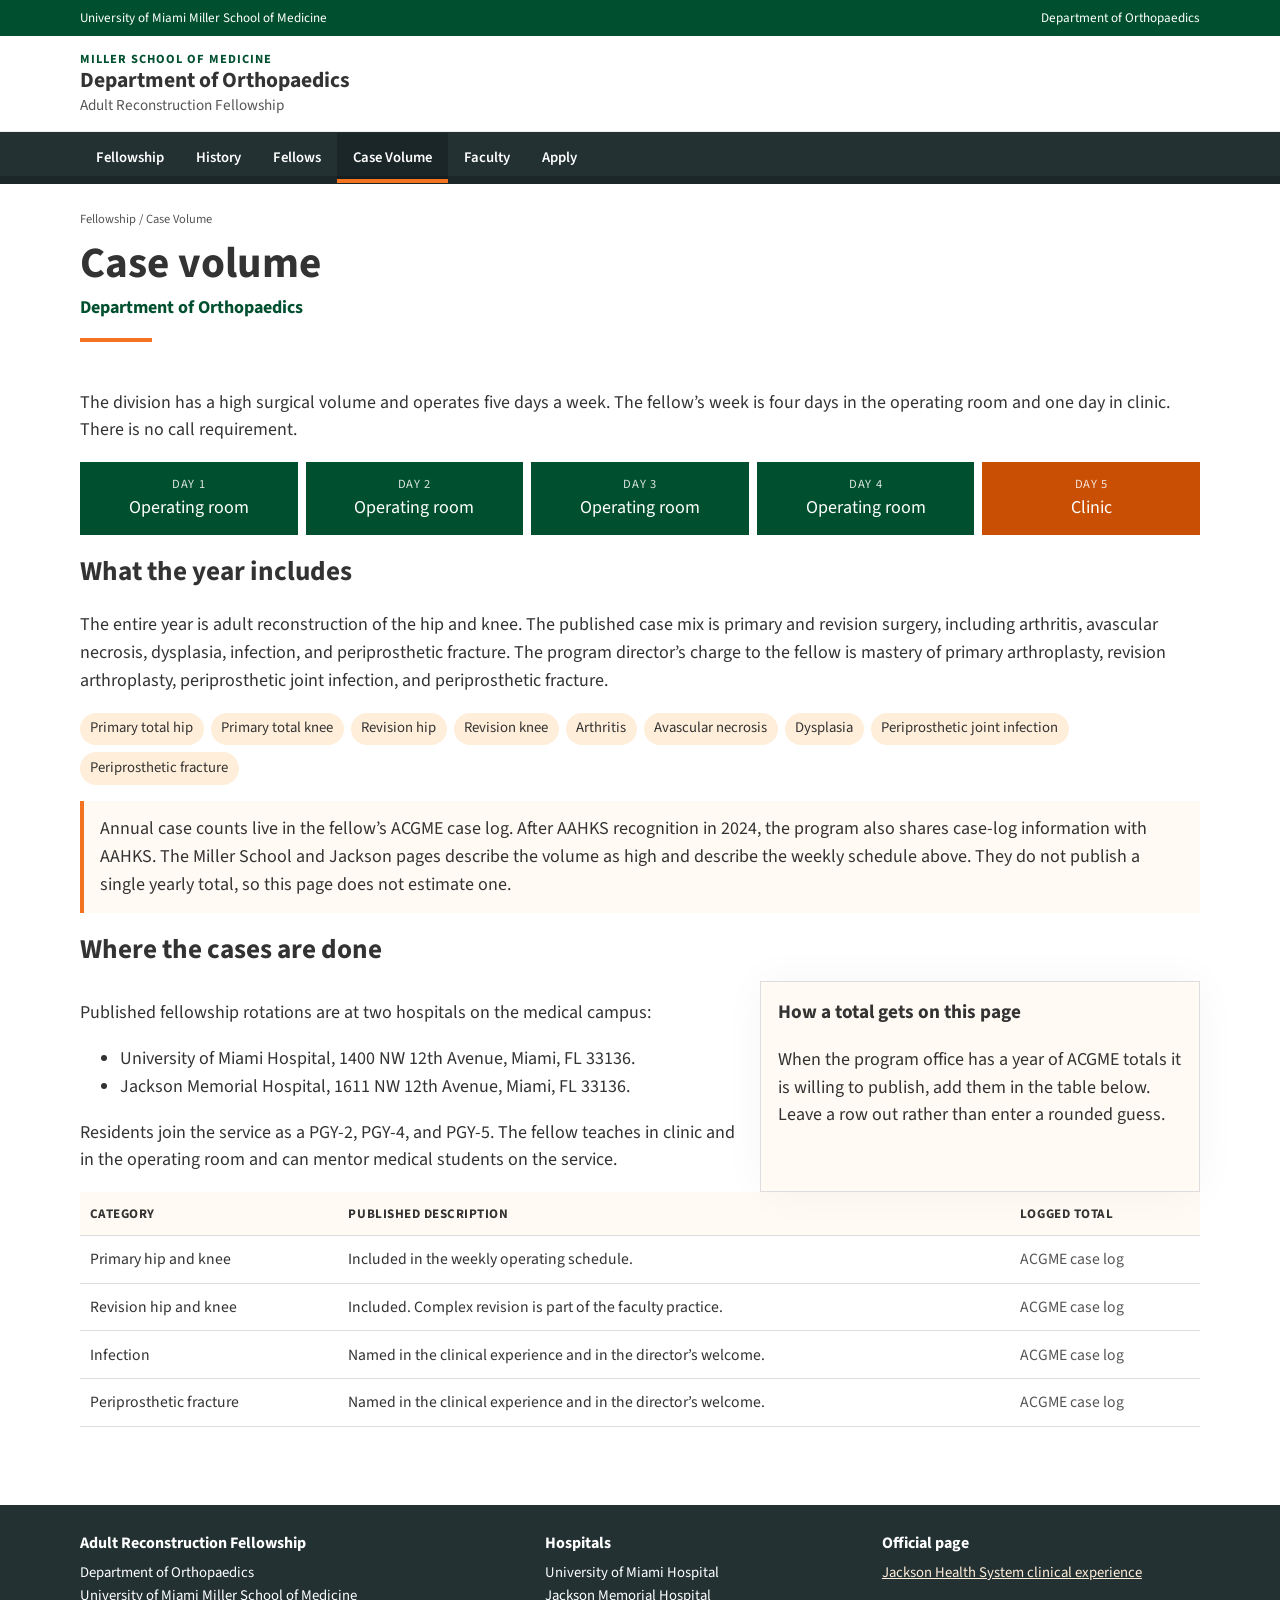
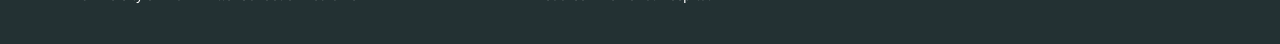
<file: volume.html>
<!DOCTYPE html>
<html lang="en">
<head>
  <meta charset="utf-8">
  <meta name="viewport" content="width=device-width, initial-scale=1">
  <title>Case Volume | Adult Reconstruction Fellowship</title>
  <meta name="description" content="Operating schedule and case mix for the University of Miami Adult Reconstruction Fellowship.">
  <link rel="preconnect" href="https://fonts.googleapis.com">
  <link rel="preconnect" href="https://fonts.gstatic.com" crossorigin>
  <link href="https://fonts.googleapis.com/css2?family=Source+Sans+3:ital,wght@0,400;0,600;0,700;1,400&display=swap" rel="stylesheet">
  <link rel="stylesheet" href="css/site.css">
  <link rel="icon" href="favicon.svg" type="image/svg+xml">
</head>
<body>
  <a class="skip" href="#main">Skip to content</a>
  <div class="utility">
    <div class="wrap utility-inner">
      <span>University of Miami Miller School of Medicine</span>
      <a href="https://med.miami.edu/departments/ortho">Department of Orthopaedics</a>
    </div>
  </div>
  <header class="mast">
    <div class="wrap mast-inner">
      <a class="brand" href="index.html">
        <span class="brand-school">Miller School of Medicine</span>
        <span class="brand-dept">Department of Orthopaedics</span>
        <span class="brand-sub">Adult Reconstruction Fellowship</span>
      </a>
      <button class="nav-toggle" type="button" aria-expanded="false" aria-controls="site-nav">Menu</button>
    </div>
  </header>
  <nav class="nav" id="site-nav" aria-label="Fellowship">
    <div class="wrap nav-inner">
      <a href="index.html">Fellowship</a>
      <a href="history.html">History</a>
      <a href="fellows.html">Fellows</a>
      <a href="volume.html" aria-current="page">Case Volume</a>
      <a href="faculty.html">Faculty</a>
      <a href="apply.html">Apply</a>
    </div>
  </nav>
  <main id="main">
    <div class="wrap page-head">
      <p class="crumbs"><a href="index.html">Fellowship</a> / Case Volume</p>
      <h1>Case volume</h1>
      <p class="kicker">Department of Orthopaedics</p>
      <hr class="rule">
    </div>
    <section class="section">
      <div class="wrap">
        <p class="lead">The division has a high surgical volume and operates five days a week. The fellow’s week is four days in the operating room and one day in clinic. There is no call requirement.</p>
        <div class="week" aria-label="Typical fellow week">
          <div class="day"><span>Day 1</span>Operating room</div>
          <div class="day"><span>Day 2</span>Operating room</div>
          <div class="day"><span>Day 3</span>Operating room</div>
          <div class="day"><span>Day 4</span>Operating room</div>
          <div class="day clinic"><span>Day 5</span>Clinic</div>
        </div>
        <h2>What the year includes</h2>
        <p>The entire year is adult reconstruction of the hip and knee. The published case mix is primary and revision surgery, including arthritis, avascular necrosis, dysplasia, infection, and periprosthetic fracture. The program director’s charge to the fellow is mastery of primary arthroplasty, revision arthroplasty, periprosthetic joint infection, and periprosthetic fracture.</p>
        <ul class="mix">
          <li>Primary total hip</li>
          <li>Primary total knee</li>
          <li>Revision hip</li>
          <li>Revision knee</li>
          <li>Arthritis</li>
          <li>Avascular necrosis</li>
          <li>Dysplasia</li>
          <li>Periprosthetic joint infection</li>
          <li>Periprosthetic fracture</li>
        </ul>
        <div class="note">Annual case counts live in the fellow’s ACGME case log. After AAHKS recognition in 2024, the program also shares case-log information with AAHKS. The Miller School and Jackson pages describe the volume as high and describe the weekly schedule above. They do not publish a single yearly total, so this page does not estimate one.</div>
        <h2>Where the cases are done</h2>
        <div class="split">
          <div>
            <p>Published fellowship rotations are at two hospitals on the medical campus:</p>
            <ul>
              <li>University of Miami Hospital, 1400 NW 12th Avenue, Miami, FL 33136.</li>
              <li>Jackson Memorial Hospital, 1611 NW 12th Avenue, Miami, FL 33136.</li>
            </ul>
            <p>Residents join the service as a PGY-2, PGY-4, and PGY-5. The fellow teaches in clinic and in the operating room and can mentor medical students on the service.</p>
          </div>
          <aside class="panel-card">
            <h3>How a total gets on this page</h3>
            <p>When the program office has a year of ACGME totals it is willing to publish, add them in the table below. Leave a row out rather than enter a rounded guess.</p>
          </aside>
        </div>
        <table>
          <thead>
            <tr>
              <th>Category</th>
              <th>Published description</th>
              <th>Logged total</th>
            </tr>
          </thead>
          <tbody>
            <tr>
              <td>Primary hip and knee</td>
              <td>Included in the weekly operating schedule.</td>
              <td class="pending">ACGME case log</td>
            </tr>
            <tr>
              <td>Revision hip and knee</td>
              <td>Included. Complex revision is part of the faculty practice.</td>
              <td class="pending">ACGME case log</td>
            </tr>
            <tr>
              <td>Infection</td>
              <td>Named in the clinical experience and in the director’s welcome.</td>
              <td class="pending">ACGME case log</td>
            </tr>
            <tr>
              <td>Periprosthetic fracture</td>
              <td>Named in the clinical experience and in the director’s welcome.</td>
              <td class="pending">ACGME case log</td>
            </tr>
          </tbody>
        </table>
      </div>
    </section>
  </main>
  <footer class="site-footer">
    <div class="wrap footer-grid">
      <div>
        <h2>Adult Reconstruction Fellowship</h2>
        <p>Department of Orthopaedics<br>University of Miami Miller School of Medicine</p>
      </div>
      <div>
        <h2>Hospitals</h2>
        <p>University of Miami Hospital<br>Jackson Memorial Hospital</p>
      </div>
      <div>
        <h2>Official page</h2>
        <p><a href="https://graduate.jacksonhealth.org/program/orthopedic-surgery-adult-reconstruction-fellowship/">Jackson Health System clinical experience</a></p>
      </div>
    </div>
  </footer>
  <script src="js/site.js"></script>
</body>
</html>
</file>
<file: css/site.css>
:root {
  --green: #005030;
  --green-mid: #2c8154;
  --green-icon: #52805f;
  --green-icon-hover: #487053;
  --slate: #233133;
  --orange: #f47321;
  --orange-text: #c84f04;
  --ink: #333;
  --muted: #555;
  --faint: #9b9b9b;
  --line: #ddd;
  --paper: #fff;
  --cream: #fffaf4;
  --sand: #ffeeda;
  --max: 1120px;
  --font: "Source Sans 3", "Frutiger", "Segoe UI", sans-serif;
}

* { box-sizing: border-box; }
html { scroll-behavior: smooth; }
body {
  margin: 0;
  color: var(--ink);
  background: var(--paper);
  font-family: var(--font);
  font-size: 18px;
  line-height: 1.55;
}
img { max-width: 100%; }
a { color: var(--orange-text); }
a:hover { color: var(--green-mid); }
.skip {
  position: absolute;
  left: 1rem;
  top: -4rem;
  background: #fff;
  color: var(--green);
  padding: 0.5rem 0.8rem;
  z-index: 20;
}
.skip:focus { top: 0.5rem; }
.wrap { width: min(var(--max), calc(100% - 2.4rem)); margin: 0 auto; }

.utility {
  background: var(--green);
  color: #fff;
  font-size: 0.82rem;
}
.utility-inner, .mast-inner, .nav-inner {
  display: flex;
  align-items: center;
  justify-content: space-between;
  gap: 1rem;
}
.utility a { color: #fff; text-decoration: none; }
.utility a:hover { color: var(--sand); }
.utility-inner { min-height: 36px; }

.mast { background: #fff; border-bottom: 1px solid #eee; }
.mast-inner { padding: 0.85rem 0; }
.brand { color: var(--ink); text-decoration: none; }
.brand:hover { color: var(--ink); }
.brand-school {
  display: block;
  font-size: 0.78rem;
  letter-spacing: 0.08em;
  text-transform: uppercase;
  color: var(--green);
  font-weight: 700;
}
.brand-dept { display: block; font-size: 1.35rem; font-weight: 700; line-height: 1.15; }
.brand-sub { display: block; color: var(--muted); font-size: 0.95rem; }

.nav-toggle {
  display: none;
  border: 1px solid var(--slate);
  background: #fff;
  color: var(--slate);
  font: inherit;
  font-weight: 700;
  padding: 0.35rem 0.7rem;
}
.nav { background: var(--slate); box-shadow: inset 0 -8px 0 rgba(0, 0, 0, 0.2); }
.nav-inner { min-height: 52px; gap: 0; justify-content: flex-start; flex-wrap: wrap; }
.nav a {
  color: #fff;
  text-decoration: none;
  font-size: 0.92rem;
  font-weight: 600;
  padding: 0.85rem 1rem;
  display: inline-block;
}
.nav a:hover, .nav a[aria-current="page"] { background: rgba(0, 0, 0, 0.22); color: #fff; }
.nav a[aria-current="page"] { box-shadow: inset 0 -4px 0 var(--orange); }

.page-head { padding: 1.6rem 0 0.4rem; }
.crumbs { font-size: 0.78rem; color: var(--muted); margin: 0 0 0.7rem; }
.crumbs a { color: inherit; text-decoration: none; }
.crumbs a:hover { color: var(--green-mid); }
h1 { font-size: clamp(2rem, 4vw, 2.7rem); line-height: 1.12; margin: 0 0 0.35rem; font-weight: 700; }
.kicker { margin: 0; color: var(--green); font-weight: 700; }
.rule { height: 4px; width: 72px; background: var(--orange); margin: 1rem 0 0; border: 0; }

main { padding-bottom: 3.5rem; }
.section { padding: 1.4rem 0; }
h2 { font-size: 1.7rem; margin: 0 0 0.6rem; }
h3 { font-size: 1.2rem; margin: 0 0 0.4rem; }
.lead { font-size: 1.12rem; }

.facts {
  display: grid;
  grid-template-columns: repeat(4, 1fr);
  gap: 0.8rem;
  margin: 1.2rem 0 0.4rem;
}
.fact {
  background: var(--cream);
  border-top: 4px solid var(--green-mid);
  padding: 0.9rem 1rem 1rem;
}
.fact span { display: block; color: var(--muted); font-size: 0.82rem; font-weight: 700; letter-spacing: 0.04em; text-transform: uppercase; }
.fact strong { display: block; margin-top: 0.25rem; font-size: 1.15rem; }

.accordion { list-style: none; padding: 0; margin: 0.5rem 0 0; }
.accordion-item { border-bottom: 1px solid var(--line); padding: 0.9rem 0 1rem; }
.accordion-item h2 { font-size: 1.35rem; margin: 0; }
.accordion-button {
  width: 100%;
  display: flex;
  align-items: center;
  gap: 0.9rem;
  background: transparent;
  border: 0;
  padding: 0;
  text-align: left;
  font: inherit;
  color: var(--ink);
  cursor: pointer;
}
.icon {
  width: 2rem;
  height: 2rem;
  flex: 0 0 2rem;
  border-radius: 3px;
  background: var(--green-icon);
  color: #fff;
  display: grid;
  place-items: center;
  font-weight: 700;
  line-height: 1;
}
.accordion-button:hover .icon, .accordion-button:focus-visible .icon { background: var(--green-icon-hover); }
.accordion-button .minus { display: none; }
.accordion-button[aria-expanded="true"] .plus { display: none; }
.accordion-button[aria-expanded="true"] .minus { display: block; }
.panel { padding: 0.8rem 0 0.2rem 2.9rem; }
.panel[hidden] { display: none; }
.sign { margin-top: 1rem; font-weight: 700; }

.cards { display: grid; grid-template-columns: repeat(4, 1fr); gap: 1rem; }
.card, .person, .panel-card {
  background: #fff;
  border: 1px solid var(--line);
  box-shadow: 0 0 40px rgba(0, 0, 0, 0.04);
}
.card { padding: 1rem 1rem 1.1rem; text-decoration: none; color: inherit; display: block; border-top: 4px solid var(--green-mid); }
.card:hover { color: inherit; border-top-color: var(--orange); }
.card strong { display: block; margin-bottom: 0.3rem; }
.card span { color: var(--muted); font-size: 0.95rem; }

.people { display: grid; grid-template-columns: 1fr 1fr; gap: 1.2rem; }
.person { display: grid; grid-template-columns: 148px 1fr; min-height: 100%; }
.monogram {
  background: var(--slate);
  color: #fff;
  display: grid;
  place-items: center;
  font-size: 2rem;
  font-weight: 700;
  letter-spacing: 0.04em;
}
.person-body { padding: 1rem 1.05rem 1.1rem; }
.person h3 { margin-bottom: 0.15rem; }
.person h3 a { color: var(--ink); text-decoration: none; }
.person h3 a:hover { color: var(--orange-text); }
.role { margin: 0 0 0.55rem; color: var(--muted); font-style: italic; }
.links { margin: 0.7rem 0 0; font-size: 0.95rem; }

.timeline { list-style: none; margin: 0; padding: 0; }
.timeline li { display: grid; grid-template-columns: 8.5rem 1fr; gap: 1rem; padding: 0.9rem 0; border-bottom: 1px solid var(--line); }
.when { font-weight: 700; color: var(--green); }

table { width: 100%; border-collapse: collapse; font-size: 0.98rem; }
th, td { text-align: left; padding: 0.7rem 0.6rem; border-bottom: 1px solid var(--line); vertical-align: top; }
th { background: var(--cream); font-size: 0.82rem; letter-spacing: 0.04em; text-transform: uppercase; }
.pending { color: var(--muted); }

.week { display: grid; grid-template-columns: repeat(5, 1fr); gap: 0.5rem; margin: 1rem 0; }
.day { background: var(--green); color: #fff; padding: 0.8rem 0.5rem; text-align: center; }
.day span { display: block; font-size: 0.78rem; letter-spacing: 0.05em; text-transform: uppercase; opacity: 0.85; }
.day.clinic { background: var(--orange-text); }
.mix { display: flex; flex-wrap: wrap; gap: 0.45rem; margin: 0.8rem 0 0; padding: 0; list-style: none; }
.mix li { background: var(--sand); color: var(--ink); padding: 0.3rem 0.65rem; border-radius: 99px; font-size: 0.92rem; }

.note {
  background: var(--cream);
  border-left: 4px solid var(--orange);
  padding: 0.9rem 1rem;
  margin: 1rem 0;
}
.split { display: grid; grid-template-columns: 1.2fr 0.8fr; gap: 1.2rem; }
.panel-card { padding: 1rem 1.1rem 1.15rem; background: var(--cream); }
.sources { font-size: 0.92rem; color: var(--muted); }
.sources li { margin: 0.25rem 0; }

.site-footer { background: var(--slate); color: #fff; padding: 1.6rem 0 2rem; font-size: 0.92rem; }
.site-footer a { color: var(--sand); }
.footer-grid { display: grid; grid-template-columns: 1.4fr 1fr 1fr; gap: 1.2rem; }
.site-footer h2 { color: #fff; font-size: 1rem; margin: 0 0 0.4rem; }
.site-footer p { margin: 0.3rem 0; }

@media (max-width: 900px) {
  .facts, .cards, .footer-grid { grid-template-columns: 1fr 1fr; }
  .people, .split, .timeline li { grid-template-columns: 1fr; }
  .person { grid-template-columns: 92px 1fr; }
  .week { grid-template-columns: 1fr 1fr; }
}
@media (max-width: 680px) {
  .nav-toggle { display: inline-block; }
  .nav { display: none; }
  .nav.open { display: block; }
  .nav-inner { flex-direction: column; align-items: stretch; }
  .nav a { padding: 0.75rem 0; border-bottom: 1px solid rgba(255,255,255,0.12); }
  .facts, .cards, .footer-grid, .week { grid-template-columns: 1fr; }
  .panel { padding-left: 0; }
  .utility-inner { min-height: 44px; }
}
</file>
